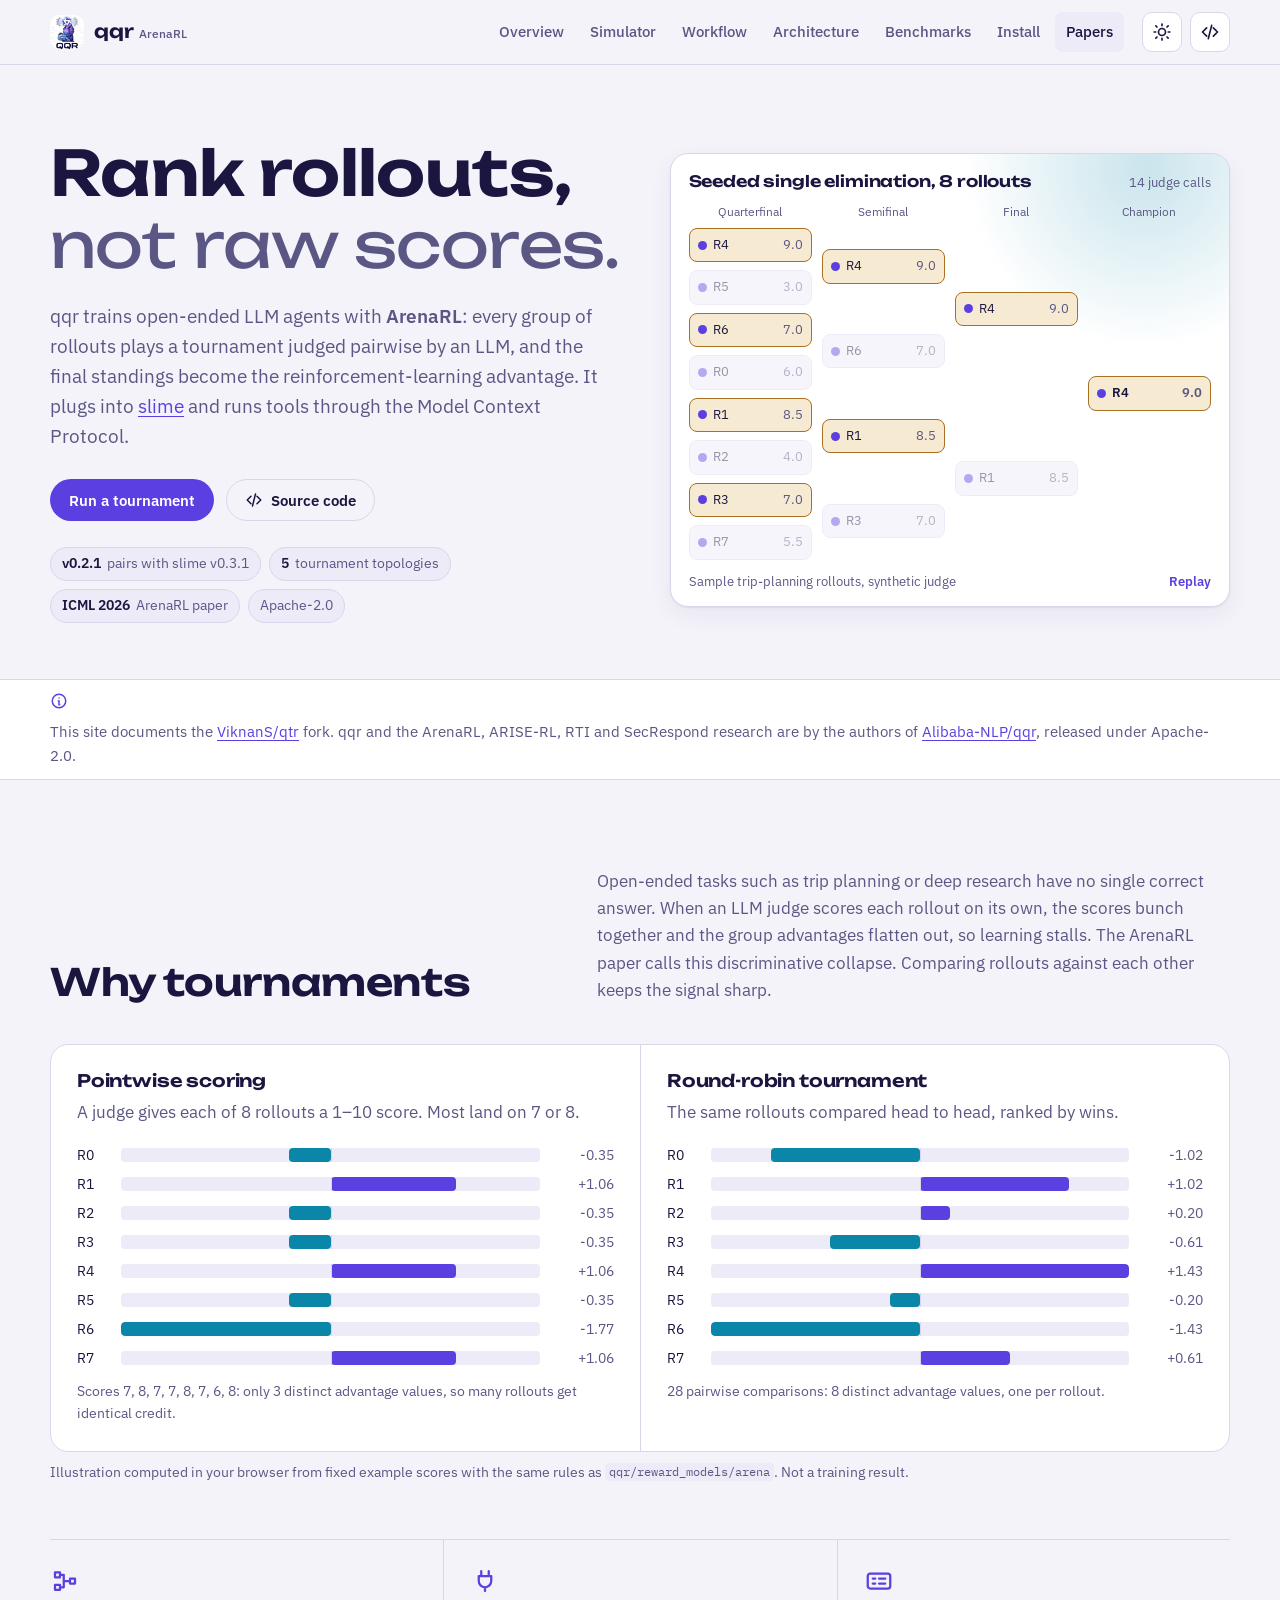
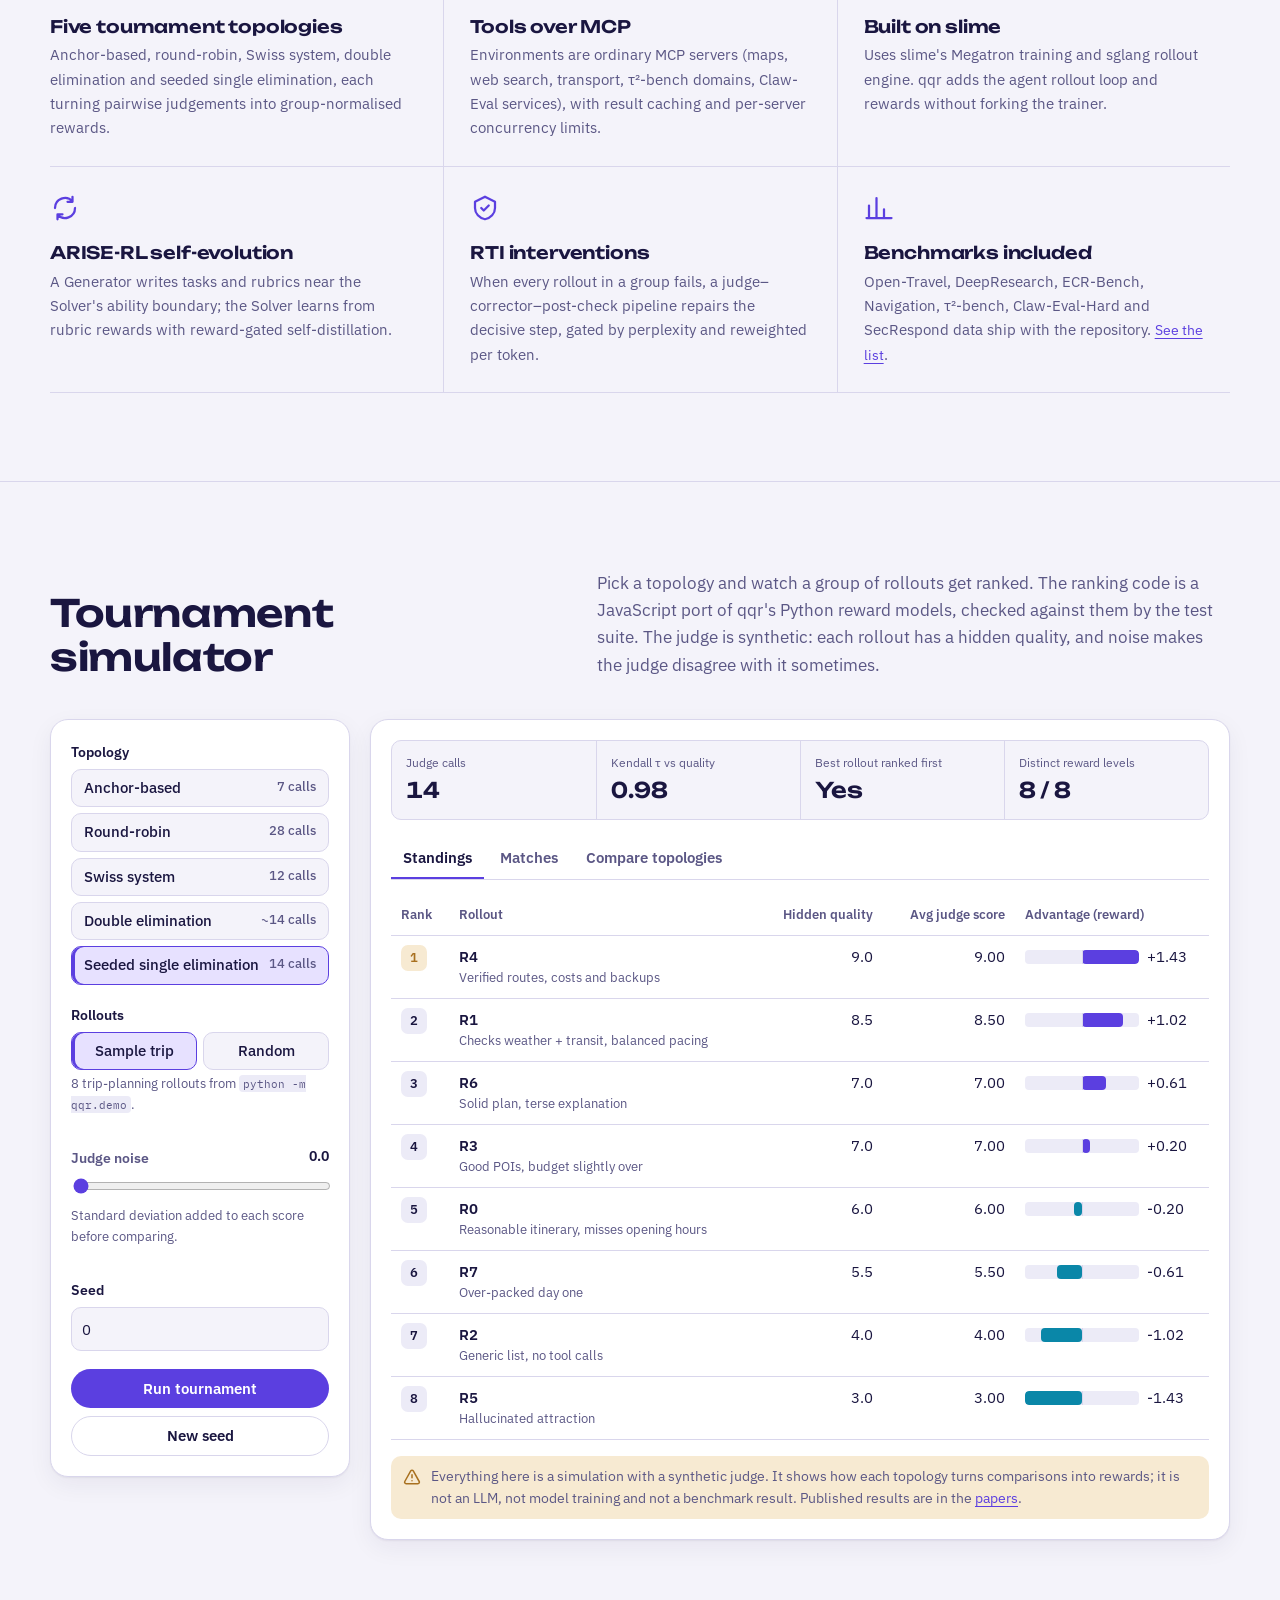
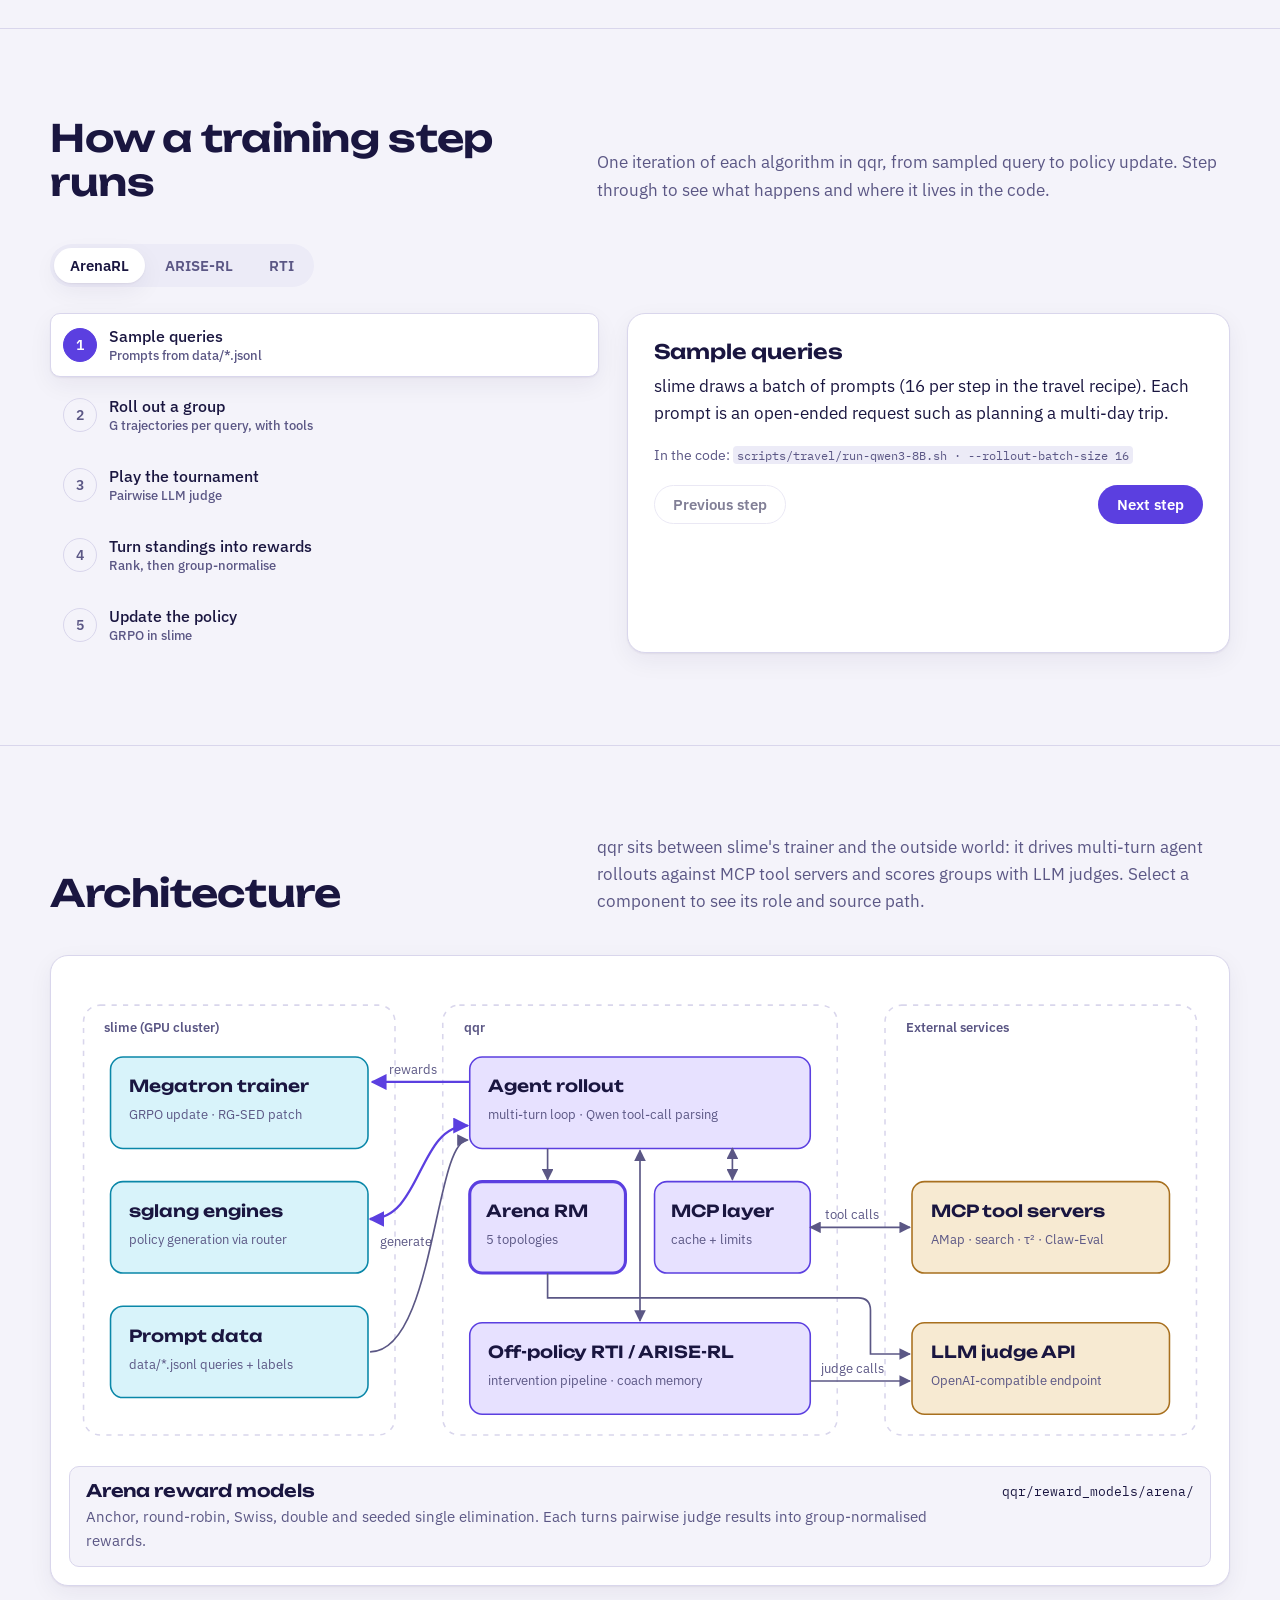
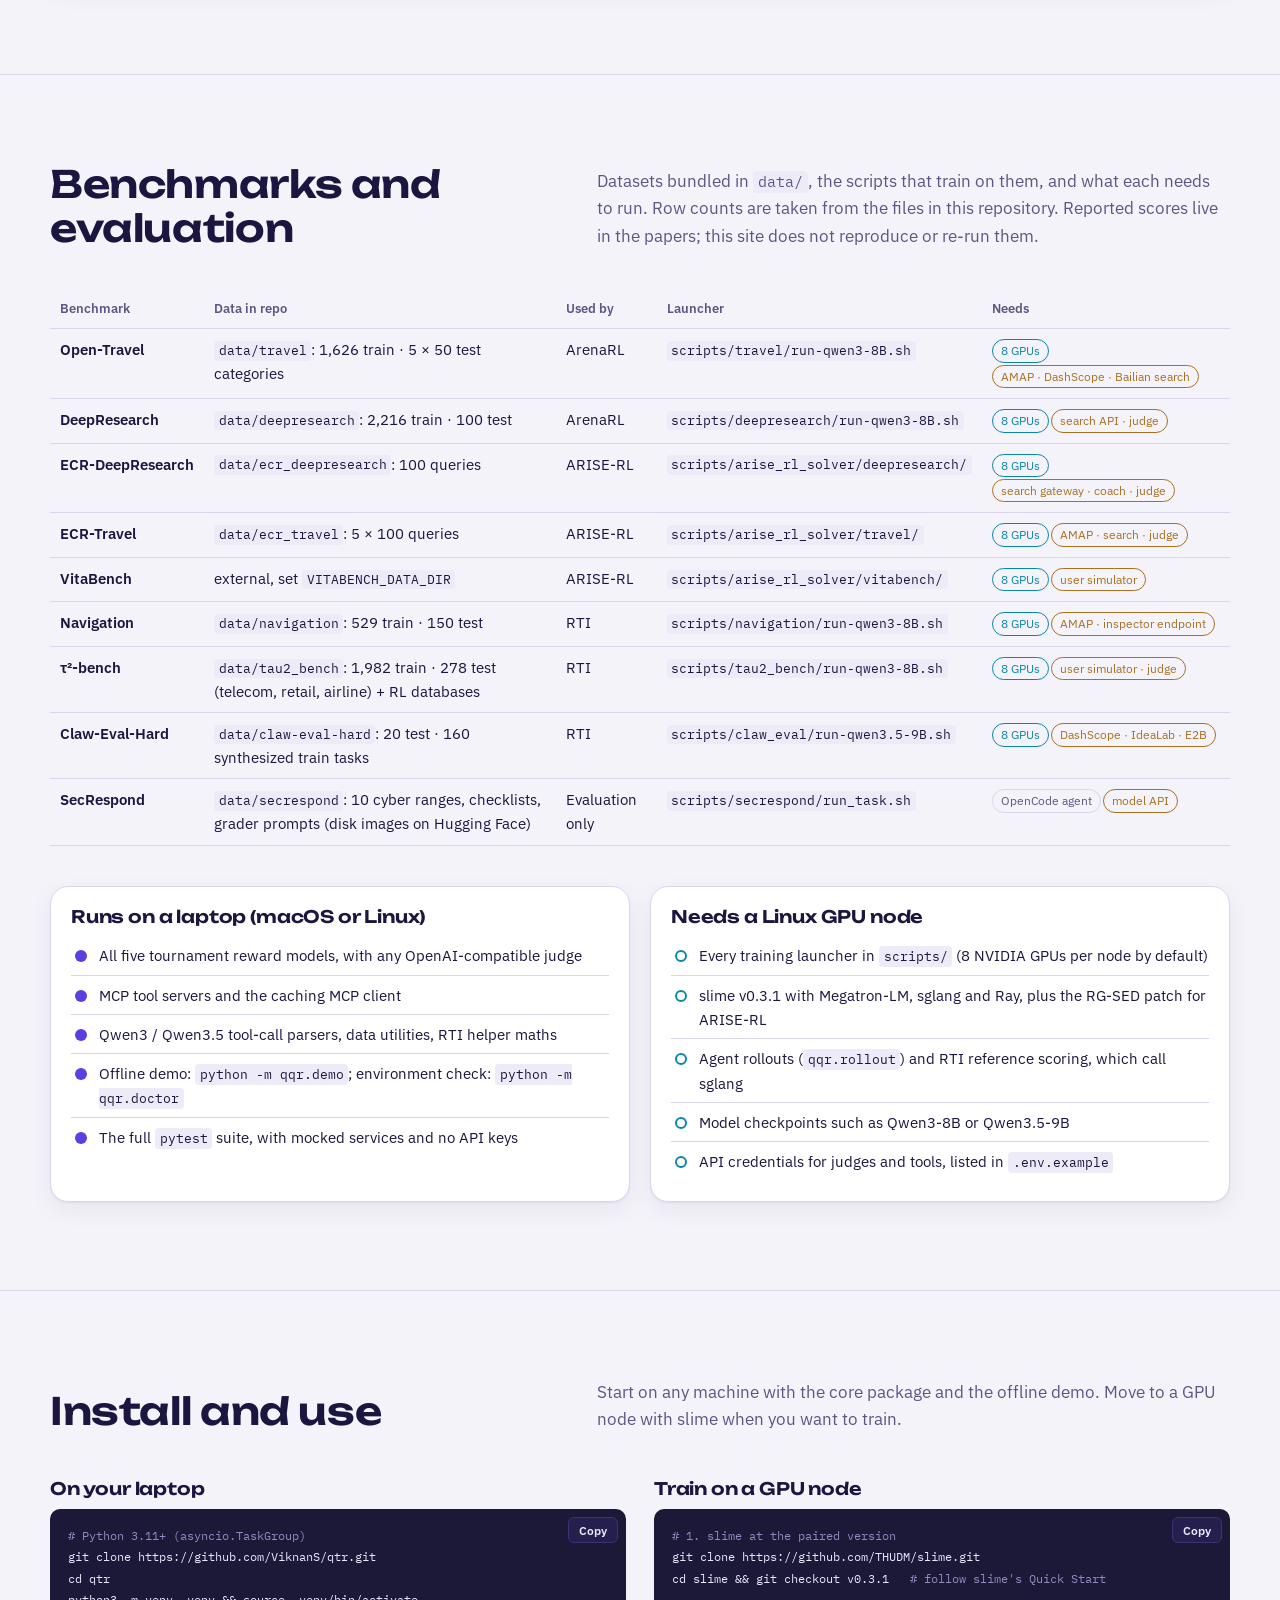
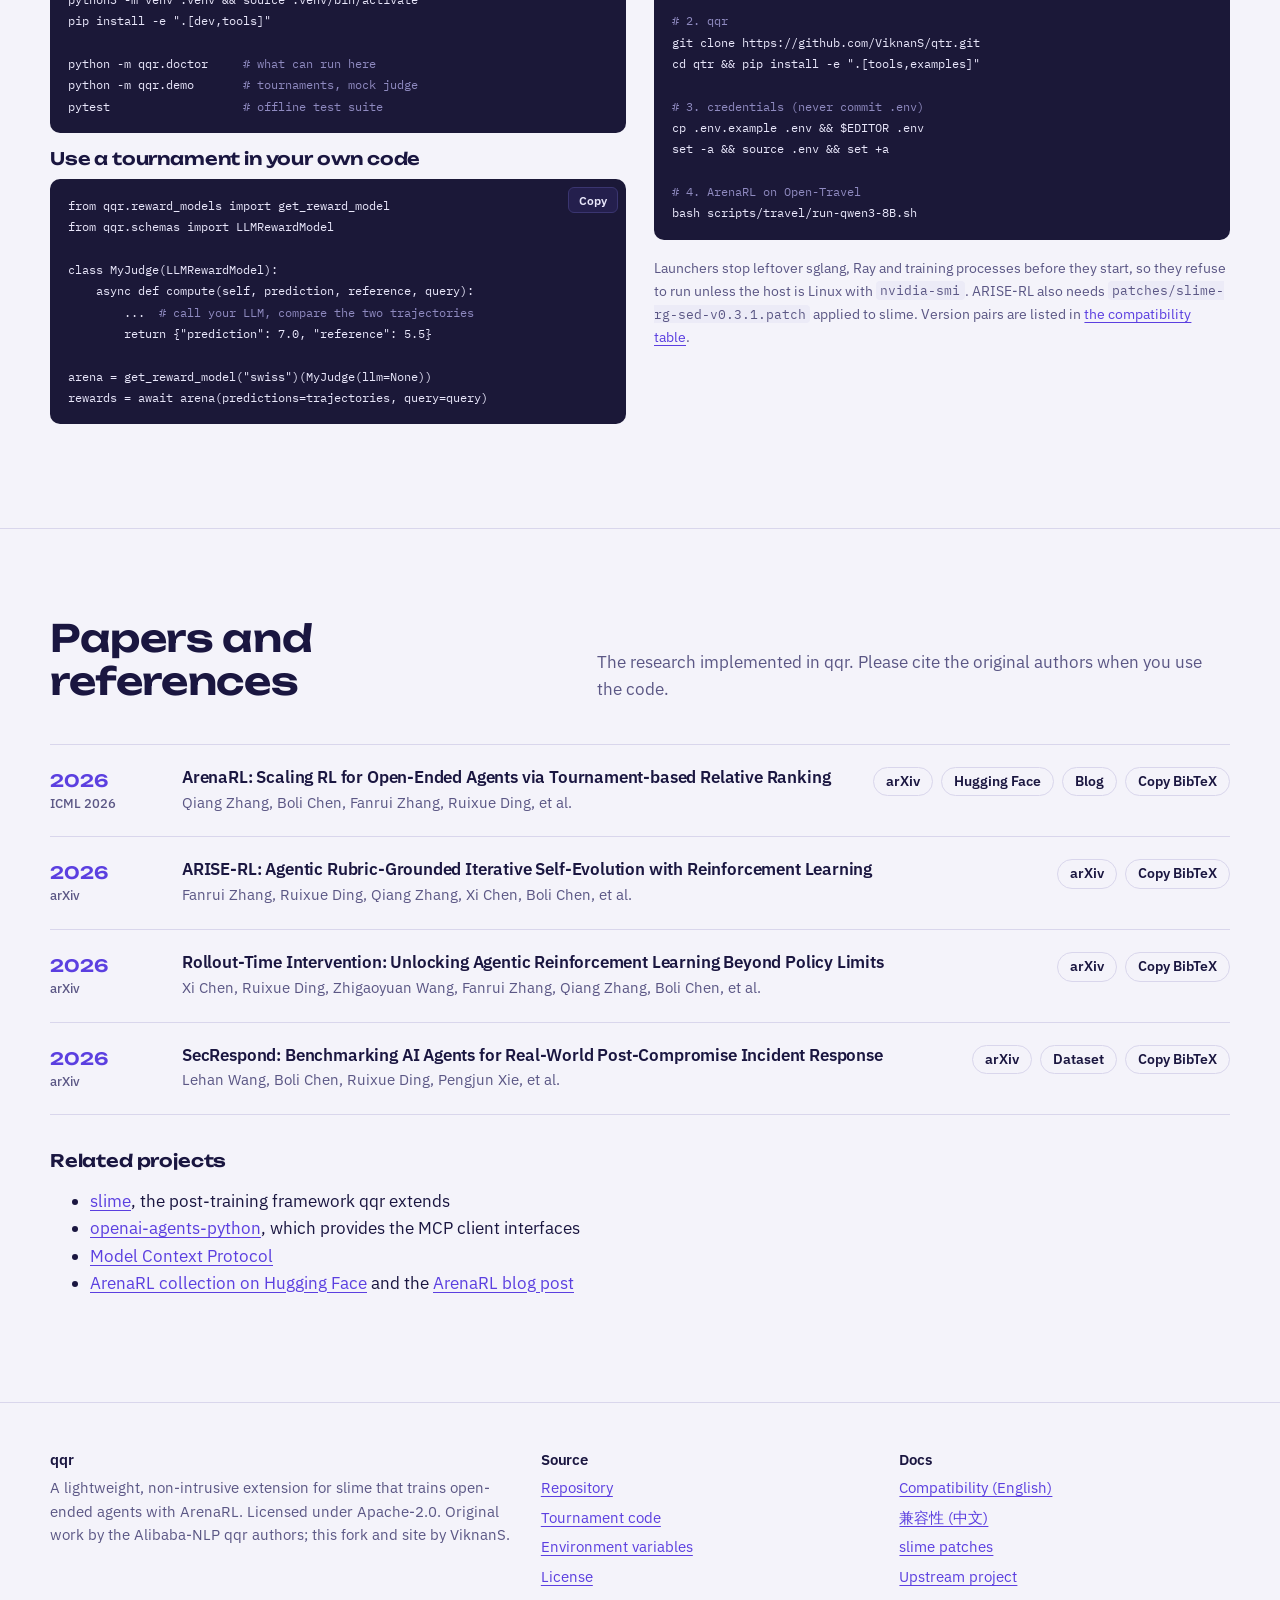
<file: docs/index.html>
<!doctype html>
<html lang="en">
<head>
  <meta charset="utf-8">
  <meta name="viewport" content="width=device-width, initial-scale=1">
  <title>qqr · ArenaRL tournament RL for open-ended agents</title>
  <meta name="description" content="qqr is a lightweight extension for slime that trains open-ended LLM agents with ArenaRL: tournament-based relative ranking, MCP tool environments, ARISE-RL and RTI. Interactive tournament simulator and documentation.">
  <meta name="theme-color" content="#12102a" media="(prefers-color-scheme: dark)">
  <meta name="theme-color" content="#f4f3fa" media="(prefers-color-scheme: light)">
  <link rel="canonical" href="https://viknans.github.io/qtr/">
  <meta property="og:type" content="website">
  <meta property="og:title" content="qqr · ArenaRL">
  <meta property="og:description" content="Tournament-based relative ranking for reinforcement learning of open-ended agents, with an in-browser tournament simulator.">
  <meta property="og:url" content="https://viknans.github.io/qtr/">
  <meta property="og:image" content="https://viknans.github.io/qtr/assets/img/og.jpg">
  <meta name="twitter:card" content="summary_large_image">
  <link rel="icon" type="image/png" href="assets/img/favicon.png">
  <link rel="preload" href="assets/fonts/unbounded-latin-wght-normal.woff2" as="font" type="font/woff2" crossorigin>
  <link rel="stylesheet" href="assets/css/fonts.css">
  <link rel="stylesheet" href="assets/css/site.css">
  <script>
    // apply the saved theme before first paint (no flash)
    try { var t = localStorage.getItem("qqr-theme"); if (t === "light" || t === "dark") document.documentElement.setAttribute("data-theme", t); } catch (e) {}
  </script>
</head>
<body>
<a class="skip" href="#main">Skip to content</a>
<noscript><div class="ns">The interactive simulator needs JavaScript. All documentation below is readable without it.</div></noscript>

<header class="nav">
  <div class="wrap">
    <a class="brand" href="#top" aria-label="qqr home">
      <img src="assets/img/qqr-mark.webp" alt="" width="34" height="34">
      <span>qqr <small>ArenaRL</small></span>
    </a>
    <ul class="nav-links" id="nav-links">
      <li><a href="#overview">Overview</a></li>
      <li><a href="#simulator">Simulator</a></li>
      <li><a href="#workflow">Workflow</a></li>
      <li><a href="#architecture">Architecture</a></li>
      <li><a href="#benchmarks">Benchmarks</a></li>
      <li><a href="#install">Install</a></li>
      <li><a href="#papers">Papers</a></li>
    </ul>
    <div class="nav-actions">
      <button class="icon-btn" id="theme-toggle" type="button" aria-label="Switch colour theme" title="Switch colour theme">
        <svg viewBox="0 0 24 24" fill="none" stroke="currentColor" stroke-width="2" stroke-linecap="round" aria-hidden="true"><circle cx="12" cy="12" r="4.2"/><path d="M12 2.5v2M12 19.5v2M4.6 4.6 6 6M18 18l1.4 1.4M2.5 12h2M19.5 12h2M4.6 19.4 6 18M18 6l1.4-1.4"/></svg>
      </button>
      <a class="icon-btn" href="https://github.com/ViknanS/qtr" aria-label="Source code on GitHub" title="Source code on GitHub">
        <svg viewBox="0 0 24 24" fill="none" stroke="currentColor" stroke-width="2" stroke-linecap="round" stroke-linejoin="round" aria-hidden="true"><path d="m8 7-5 5 5 5M16 7l5 5-5 5M14 4l-4 16"/></svg>
      </a>
      <button class="icon-btn menu-btn" id="menu-btn" type="button" aria-label="Open menu" aria-expanded="false" aria-controls="nav-links">
        <svg viewBox="0 0 24 24" fill="none" stroke="currentColor" stroke-width="2" stroke-linecap="round" aria-hidden="true"><path d="M4 7h16M4 12h16M4 17h16"/></svg>
      </button>
    </div>
  </div>
</header>

<main id="main">
  <!-- ============================================================== HERO -->
  <section class="hero" id="top">
    <div class="wrap">
      <div>
        <h1>Rank rollouts, <span class="line2">not raw scores.</span></h1>
        <p class="lede">qqr trains open-ended LLM agents with <strong>ArenaRL</strong>: every group of rollouts plays a tournament judged pairwise by an LLM, and the final standings become the reinforcement-learning advantage. It plugs into <a href="https://github.com/THUDM/slime">slime</a> and runs tools through the Model Context Protocol.</p>
        <div class="hero-actions">
          <a class="btn btn-primary" href="#simulator">Run a tournament</a>
          <a class="btn btn-ghost" href="https://github.com/ViknanS/qtr">
            <svg viewBox="0 0 24 24" fill="none" stroke="currentColor" stroke-width="2" stroke-linecap="round" stroke-linejoin="round" aria-hidden="true"><path d="m8 7-5 5 5 5M16 7l5 5-5 5M14 4l-4 16"/></svg>
            Source code
          </a>
        </div>
        <div class="hero-meta">
          <span class="chip"><b>v0.2.1</b> pairs with slime v0.3.1</span>
          <span class="chip"><b>5</b> tournament topologies</span>
          <span class="chip"><b>ICML 2026</b> ArenaRL paper</span>
          <span class="chip">Apache-2.0</span>
        </div>
      </div>

      <div class="arena-card" aria-labelledby="hero-bracket-title">
        <header>
          <h3 id="hero-bracket-title">Seeded single elimination, 8 rollouts</h3>
          <span id="hero-calls">0 judge calls</span>
        </header>
        <div class="bracket" id="hero-bracket" role="img" aria-label="Animated tournament bracket for eight sample rollouts"></div>
        <footer>
          <span>Sample trip-planning rollouts, synthetic judge</span>
          <button type="button" id="hero-replay">Replay</button>
        </footer>
      </div>
    </div>
  </section>

  <div class="fork-note">
    <div class="wrap">
      <svg viewBox="0 0 24 24" fill="none" stroke="currentColor" stroke-width="2" stroke-linecap="round" aria-hidden="true"><circle cx="12" cy="12" r="9"/><path d="M12 8v.01M11 12h1v5h1"/></svg>
      <span>This site documents the <a href="https://github.com/ViknanS/qtr">ViknanS/qtr</a> fork. qqr and the ArenaRL, ARISE-RL, RTI and SecRespond research are by the authors of <a href="https://github.com/Alibaba-NLP/qqr">Alibaba-NLP/qqr</a>, released under Apache-2.0.</span>
    </div>
  </div>

  <!-- ========================================================== OVERVIEW -->
  <section class="block" id="overview">
    <div class="wrap">
      <div class="section-head">
        <h2>Why tournaments</h2>
        <p>Open-ended tasks such as trip planning or deep research have no single correct answer. When an LLM judge scores each rollout on its own, the scores bunch together and the group advantages flatten out, so learning stalls. The ArenaRL paper calls this discriminative collapse. Comparing rollouts against each other keeps the signal sharp.</p>
      </div>

      <div class="contrast" id="contrast">
        <div>
          <h3>Pointwise scoring</h3>
          <p class="muted">A judge gives each of 8 rollouts a 1–10 score. Most land on 7 or 8.</p>
          <div class="bars" id="contrast-point"></div>
          <p class="caption" id="contrast-point-cap"></p>
        </div>
        <div>
          <h3>Round-robin tournament</h3>
          <p class="muted">The same rollouts compared head to head, ranked by wins.</p>
          <div class="bars" id="contrast-tour"></div>
          <p class="caption" id="contrast-tour-cap"></p>
        </div>
      </div>
      <p class="muted" style="font-size:.85rem;margin-top:10px">Illustration computed in your browser from fixed example scores with the same rules as <code>qqr/reward_models/arena</code>. Not a training result.</p>

      <div class="features">
        <div class="feature">
          <svg viewBox="0 0 24 24" fill="none" stroke="currentColor" stroke-width="1.8" stroke-linecap="round" stroke-linejoin="round" aria-hidden="true"><path d="M4 5h4v4H4zM4 15h4v4H4zM16 10h4v4h-4zM8 7h3v10H8M11 12h5"/></svg>
          <h3>Five tournament topologies</h3>
          <p>Anchor-based, round-robin, Swiss system, double elimination and seeded single elimination, each turning pairwise judgements into group-normalised rewards.</p>
        </div>
        <div class="feature">
          <svg viewBox="0 0 24 24" fill="none" stroke="currentColor" stroke-width="1.8" stroke-linecap="round" stroke-linejoin="round" aria-hidden="true"><path d="M9 4v4M15 4v4M7 8h10v4a5 5 0 0 1-10 0zM12 17v3"/></svg>
          <h3>Tools over MCP</h3>
          <p>Environments are ordinary MCP servers (maps, web search, transport, τ²-bench domains, Claw-Eval services), with result caching and per-server concurrency limits.</p>
        </div>
        <div class="feature">
          <svg viewBox="0 0 24 24" fill="none" stroke="currentColor" stroke-width="1.8" stroke-linecap="round" stroke-linejoin="round" aria-hidden="true"><rect x="3" y="6" width="18" height="12" rx="2"/><path d="M7 10h2M7 14h2M12 10h5M12 14h5"/></svg>
          <h3>Built on slime</h3>
          <p>Uses slime's Megatron training and sglang rollout engine. qqr adds the agent rollout loop and rewards without forking the trainer.</p>
        </div>
        <div class="feature">
          <svg viewBox="0 0 24 24" fill="none" stroke="currentColor" stroke-width="1.8" stroke-linecap="round" stroke-linejoin="round" aria-hidden="true"><path d="M4 12a8 8 0 0 1 14-5.3M20 12a8 8 0 0 1-14 5.3M18 3v4h-4M6 21v-4h4"/></svg>
          <h3>ARISE-RL self-evolution</h3>
          <p>A Generator writes tasks and rubrics near the Solver's ability boundary; the Solver learns from rubric rewards with reward-gated self-distillation.</p>
        </div>
        <div class="feature">
          <svg viewBox="0 0 24 24" fill="none" stroke="currentColor" stroke-width="1.8" stroke-linecap="round" stroke-linejoin="round" aria-hidden="true"><path d="M12 3 4 7v5c0 4.5 3.4 8.2 8 9 4.6-.8 8-4.5 8-9V7z"/><path d="m9 12 2 2 4-4"/></svg>
          <h3>RTI interventions</h3>
          <p>When every rollout in a group fails, a judge–corrector–post-check pipeline repairs the decisive step, gated by perplexity and reweighted per token.</p>
        </div>
        <div class="feature">
          <svg viewBox="0 0 24 24" fill="none" stroke="currentColor" stroke-width="1.8" stroke-linecap="round" stroke-linejoin="round" aria-hidden="true"><path d="M4 20V10M10 20V4M16 20v-7M22 20H2"/></svg>
          <h3>Benchmarks included</h3>
          <p>Open-Travel, DeepResearch, ECR-Bench, Navigation, τ²-bench, Claw-Eval-Hard and SecRespond data ship with the repository. <a href="#benchmarks">See the list</a>.</p>
        </div>
      </div>
    </div>
  </section>

  <!-- ========================================================= SIMULATOR -->
  <section class="block" id="simulator">
    <div class="wrap">
      <div class="section-head">
        <h2>Tournament simulator</h2>
        <p>Pick a topology and watch a group of rollouts get ranked. The ranking code is a JavaScript port of qqr's Python reward models, checked against them by the test suite. The judge is synthetic: each rollout has a hidden quality, and noise makes the judge disagree with it sometimes.</p>
      </div>

      <div class="sim">
        <form class="panel controls" id="sim-controls" onsubmit="return false">
          <div class="field">
            <span class="label" id="method-label">Topology</span>
            <div class="seg" id="method-seg" role="group" aria-labelledby="method-label"></div>
          </div>
          <div class="field">
            <span class="label" id="data-label">Rollouts</span>
            <div class="seg inline" role="group" aria-labelledby="data-label" id="data-seg">
              <button type="button" data-data="sample" aria-pressed="true">Sample trip</button>
              <button type="button" data-data="random" aria-pressed="false">Random</button>
            </div>
            <p class="hint" id="data-hint">8 trip-planning rollouts from <code>python -m qqr.demo</code>.</p>
          </div>
          <div class="field" id="size-field" hidden>
            <div class="range-row"><label for="group-size">Group size</label><output id="group-size-out" for="group-size">8</output></div>
            <input type="range" id="group-size" min="2" max="16" step="1" value="8">
          </div>
          <div class="field">
            <div class="range-row"><label for="noise">Judge noise</label><output id="noise-out" for="noise">0.0</output></div>
            <input type="range" id="noise" min="0" max="3" step="0.1" value="0">
            <p class="hint">Standard deviation added to each score before comparing.</p>
          </div>
          <div class="field">
            <label for="seed">Seed</label>
            <input type="number" id="seed" min="0" max="999999" step="1" value="0" inputmode="numeric">
          </div>
          <div class="control-actions">
            <button type="button" class="btn btn-primary" id="run-btn">Run tournament</button>
            <button type="button" class="btn btn-ghost" id="reseed-btn">New seed</button>
          </div>
        </form>

        <div class="panel">
          <div class="kpis" aria-live="polite">
            <div class="kpi"><div class="k">Judge calls</div><div class="v" id="kpi-calls">–</div></div>
            <div class="kpi"><div class="k">Kendall τ vs quality</div><div class="v" id="kpi-tau">–</div></div>
            <div class="kpi"><div class="k">Best rollout ranked first</div><div class="v" id="kpi-top">–</div></div>
            <div class="kpi"><div class="k">Advantage spread</div><div class="v" id="kpi-spread">–</div></div>
          </div>

          <div class="tabs" role="tablist" aria-label="Simulator views">
            <button role="tab" id="tab-standings" aria-controls="panel-standings" aria-selected="true">Standings</button>
            <button role="tab" id="tab-matches" aria-controls="panel-matches" aria-selected="false" tabindex="-1">Matches</button>
            <button role="tab" id="tab-compare" aria-controls="panel-compare" aria-selected="false" tabindex="-1">Compare topologies</button>
          </div>

          <div class="tabpanel" id="panel-standings" role="tabpanel" aria-labelledby="tab-standings">
            <div class="table-scroll">
              <table id="standings">
                <thead><tr><th>Rank</th><th>Rollout</th><th class="num">Hidden quality</th><th class="num" id="score-col">Score</th><th>Advantage (reward)</th></tr></thead>
                <tbody></tbody>
              </table>
            </div>
          </div>
          <div class="tabpanel viz" id="panel-matches" role="tabpanel" aria-labelledby="tab-matches" hidden></div>
          <div class="tabpanel" id="panel-compare" role="tabpanel" aria-labelledby="tab-compare" hidden>
            <p class="muted" style="font-size:.92rem">Runs every topology on <span id="cmp-trials">300</span> random groups of the chosen size and noise, then reports how well each final ranking agrees with the hidden quality, and what it costs in judge calls.</p>
            <button type="button" class="btn btn-ghost" id="compare-btn">Run comparison</button>
            <div id="compare-out" style="margin-top:18px"></div>
          </div>

          <div class="honesty">
            <svg viewBox="0 0 24 24" fill="none" stroke="currentColor" stroke-width="2" stroke-linecap="round" aria-hidden="true"><path d="M12 9v4M12 17h.01M10.3 3.9 2.4 18a2 2 0 0 0 1.7 3h15.8a2 2 0 0 0 1.7-3L13.7 3.9a2 2 0 0 0-3.4 0z"/></svg>
            <span>Everything here is a simulation with a synthetic judge. It shows how each topology turns comparisons into rewards; it is not an LLM, not model training and not a benchmark result. Published results are in the <a href="#papers">papers</a>.</span>
          </div>
        </div>
      </div>
    </div>
  </section>

  <!-- ========================================================== WORKFLOW -->
  <section class="block" id="workflow">
    <div class="wrap">
      <div class="section-head">
        <h2>How a training step runs</h2>
        <p>One iteration of each algorithm in qqr, from sampled query to policy update. Step through to see what happens and where it lives in the code.</p>
      </div>
      <div class="flow-tabs" role="tablist" aria-label="Algorithm" id="flow-tabs">
        <button role="tab" aria-selected="true" data-flow="arena">ArenaRL</button>
        <button role="tab" aria-selected="false" data-flow="arise" tabindex="-1">ARISE-RL</button>
        <button role="tab" aria-selected="false" data-flow="rti" tabindex="-1">RTI</button>
      </div>
      <div class="flow">
        <ol class="steps" id="flow-steps"></ol>
        <div class="step-detail" id="flow-detail" aria-live="polite"></div>
      </div>
    </div>
  </section>

  <!-- ====================================================== ARCHITECTURE -->
  <section class="block" id="architecture">
    <div class="wrap">
      <div class="section-head">
        <h2>Architecture</h2>
        <p>qqr sits between slime's trainer and the outside world: it drives multi-turn agent rollouts against MCP tool servers and scores groups with LLM judges. Select a component to see its role and source path.</p>
      </div>
      <div class="arch">
        <svg class="arch-desktop" viewBox="0 0 1100 460" role="group" aria-label="qqr architecture diagram">
          <defs>
            <marker id="arrow" viewBox="0 0 10 10" refX="9" refY="5" markerWidth="7" markerHeight="7" orient="auto-start-reverse"><path d="M0 0 10 5 0 10z" fill="context-stroke"/></marker>
          </defs>
          <rect class="zone" x="14" y="30" width="300" height="414" rx="16"/>
          <text class="t-zone" x="34" y="56">slime (GPU cluster)</text>
          <rect class="zone" x="360" y="30" width="380" height="414" rx="16"/>
          <text class="t-zone" x="380" y="56">qqr</text>
          <rect class="zone" x="786" y="30" width="300" height="414" rx="16"/>
          <text class="t-zone" x="806" y="56">External services</text>

          <g class="node" data-node="trainer" tabindex="0"><rect class="box slime" x="40" y="80" width="248" height="88" rx="12"/><text class="t-title" x="58" y="114">Megatron trainer</text><text class="t-sub" x="58" y="140">GRPO update · RG-SED patch</text></g>
          <g class="node" data-node="sglang" tabindex="0"><rect class="box slime" x="40" y="200" width="248" height="88" rx="12"/><text class="t-title" x="58" y="234">sglang engines</text><text class="t-sub" x="58" y="260">policy generation via router</text></g>
          <g class="node" data-node="data" tabindex="0"><rect class="box slime" x="40" y="320" width="248" height="88" rx="12"/><text class="t-title" x="58" y="354">Prompt data</text><text class="t-sub" x="58" y="380">data/*.jsonl queries + labels</text></g>

          <g class="node" data-node="rollout" tabindex="0"><rect class="box qqr" x="386" y="80" width="328" height="88" rx="12"/><text class="t-title" x="404" y="114">Agent rollout</text><text class="t-sub" x="404" y="140">multi-turn loop · Qwen tool-call parsing</text></g>
          <g class="node" data-node="arena" tabindex="0"><rect class="box qqr" x="386" y="200" width="150" height="88" rx="12"/><text class="t-title" x="402" y="234">Arena RM</text><text class="t-sub" x="402" y="260">5 topologies</text></g>
          <g class="node" data-node="mcp" tabindex="0"><rect class="box qqr" x="564" y="200" width="150" height="88" rx="12"/><text class="t-title" x="580" y="234">MCP layer</text><text class="t-sub" x="580" y="260">cache + limits</text></g>
          <g class="node" data-node="rti" tabindex="0"><rect class="box qqr" x="386" y="336" width="328" height="88" rx="12"/><text class="t-title" x="404" y="370">Off-policy RTI / ARISE-RL</text><text class="t-sub" x="404" y="396">intervention pipeline · coach memory</text></g>

          <g class="node" data-node="tools" tabindex="0"><rect class="box ext" x="812" y="200" width="248" height="88" rx="12"/><text class="t-title" x="830" y="234">MCP tool servers</text><text class="t-sub" x="830" y="260">AMap · search · τ² · Claw-Eval</text></g>
          <g class="node" data-node="judge" tabindex="0"><rect class="box ext" x="812" y="336" width="248" height="88" rx="12"/><text class="t-title" x="830" y="370">LLM judge API</text><text class="t-sub" x="830" y="396">OpenAI-compatible endpoint</text></g>

          <!-- rollout -> trainer: scored samples -->
          <path class="wire hot" d="M386 104 H 292"/>
          <text class="t-sub" x="308" y="96">rewards</text>
          <!-- rollout <-> sglang: generation -->
          <path class="wire hot" d="M290 236 C 340 236, 336 146, 384 146" marker-start="url(#arrow)"/>
          <text class="t-sub" x="300" y="262">generate</text>
          <!-- data -> rollout -->
          <path class="wire" d="M290 364 C 352 364, 352 160, 384 160"/>
          <!-- rollout -> arena / mcp -->
          <path class="wire" d="M461 168 V 198"/>
          <path class="wire" d="M639 168 V 198" marker-start="url(#arrow)"/>
          <!-- rollout <-> RTI through the gap -->
          <path class="wire" d="M550 334 V 170" marker-start="url(#arrow)"/>
          <!-- mcp -> tools -->
          <path class="wire" d="M714 244 H 810" marker-start="url(#arrow)"/>
          <text class="t-sub" x="728" y="236">tool calls</text>
          <!-- arena -> judge (routed under the row) -->
          <path class="wire" d="M461 288 V 312 H 760 Q 772 312 772 324 V 366 H 810"/>
          <!-- rti -> judge -->
          <path class="wire" d="M714 392 H 810"/>
          <text class="t-sub" x="724" y="384">judge calls</text>
        </svg>
        <div class="arch-mobile" id="arch-mobile" role="list" aria-label="qqr components"></div>
        <div class="arch-info" id="arch-info" aria-live="polite"></div>
      </div>
    </div>
  </section>

  <!-- ======================================================== BENCHMARKS -->
  <section class="block" id="benchmarks">
    <div class="wrap">
      <div class="section-head">
        <h2>Benchmarks and evaluation</h2>
        <p>Datasets bundled in <code>data/</code>, the scripts that train on them, and what each needs to run. Row counts are taken from the files in this repository. Reported scores live in the papers; this site does not reproduce or re-run them.</p>
      </div>
      <div class="table-scroll">
        <table class="bench">
          <thead><tr><th>Benchmark</th><th>Data in repo</th><th>Used by</th><th>Launcher</th><th>Needs</th></tr></thead>
          <tbody>
            <tr><td>Open-Travel</td><td><code>data/travel</code>: 1,626 train · 5 × 50 test categories</td><td>ArenaRL</td><td><code>scripts/travel/run-qwen3-8B.sh</code></td><td><span class="tag gpu">8 GPUs</span><span class="tag key">AMAP · DashScope · Bailian search</span></td></tr>
            <tr><td>DeepResearch</td><td><code>data/deepresearch</code>: 2,216 train · 100 test</td><td>ArenaRL</td><td><code>scripts/deepresearch/run-qwen3-8B.sh</code></td><td><span class="tag gpu">8 GPUs</span><span class="tag key">search API · judge</span></td></tr>
            <tr><td>ECR-DeepResearch</td><td><code>data/ecr_deepresearch</code>: 100 queries</td><td>ARISE-RL</td><td><code>scripts/arise_rl_solver/deepresearch/</code></td><td><span class="tag gpu">8 GPUs</span><span class="tag key">search gateway · coach · judge</span></td></tr>
            <tr><td>ECR-Travel</td><td><code>data/ecr_travel</code>: 5 × 100 queries</td><td>ARISE-RL</td><td><code>scripts/arise_rl_solver/travel/</code></td><td><span class="tag gpu">8 GPUs</span><span class="tag key">AMAP · search · judge</span></td></tr>
            <tr><td>VitaBench</td><td>external, set <code>VITABENCH_DATA_DIR</code></td><td>ARISE-RL</td><td><code>scripts/arise_rl_solver/vitabench/</code></td><td><span class="tag gpu">8 GPUs</span><span class="tag key">user simulator</span></td></tr>
            <tr><td>Navigation</td><td><code>data/navigation</code>: 529 train · 150 test</td><td>RTI</td><td><code>scripts/navigation/run-qwen3-8B.sh</code></td><td><span class="tag gpu">8 GPUs</span><span class="tag key">AMAP · inspector endpoint</span></td></tr>
            <tr><td>τ²-bench</td><td><code>data/tau2_bench</code>: 1,982 train · 278 test (telecom, retail, airline) + RL databases</td><td>RTI</td><td><code>scripts/tau2_bench/run-qwen3-8B.sh</code></td><td><span class="tag gpu">8 GPUs</span><span class="tag key">user simulator · judge</span></td></tr>
            <tr><td>Claw-Eval-Hard</td><td><code>data/claw-eval-hard</code>: 20 test · 160 synthesized train tasks</td><td>RTI</td><td><code>scripts/claw_eval/run-qwen3.5-9B.sh</code></td><td><span class="tag gpu">8 GPUs</span><span class="tag key">DashScope · IdeaLab · E2B</span></td></tr>
            <tr><td>SecRespond</td><td><code>data/secrespond</code>: 10 cyber ranges, checklists, grader prompts (disk images on Hugging Face)</td><td>Evaluation only</td><td><code>scripts/secrespond/run_task.sh</code></td><td><span class="tag">OpenCode agent</span><span class="tag key">model API</span></td></tr>
          </tbody>
        </table>
      </div>

      <div class="support">
        <div class="panel yes">
          <h3>Runs on a laptop (macOS or Linux)</h3>
          <ul>
            <li>All five tournament reward models, with any OpenAI-compatible judge</li>
            <li>MCP tool servers and the caching MCP client</li>
            <li>Qwen3 / Qwen3.5 tool-call parsers, data utilities, RTI helper maths</li>
            <li>Offline demo: <code>python -m qqr.demo</code>; environment check: <code>python -m qqr.doctor</code></li>
            <li>The full <code>pytest</code> suite, with mocked services and no API keys</li>
          </ul>
        </div>
        <div class="panel no">
          <h3>Needs a Linux GPU node</h3>
          <ul>
            <li>Every training launcher in <code>scripts/</code> (8 NVIDIA GPUs per node by default)</li>
            <li>slime v0.3.1 with Megatron-LM, sglang and Ray, plus the RG-SED patch for ARISE-RL</li>
            <li>Agent rollouts (<code>qqr.rollout</code>) and RTI reference scoring, which call sglang</li>
            <li>Model checkpoints such as Qwen3-8B or Qwen3.5-9B</li>
            <li>API credentials for judges and tools, listed in <code>.env.example</code></li>
          </ul>
        </div>
      </div>
    </div>
  </section>

  <!-- =========================================================== INSTALL -->
  <section class="block" id="install">
    <div class="wrap">
      <div class="section-head">
        <h2>Install and use</h2>
        <p>Start on any machine with the core package and the offline demo. Move to a GPU node with slime when you want to train.</p>
      </div>
      <div class="install-grid">
        <div>
          <h3>On your laptop</h3>
          <div class="code"><button class="copy" type="button">Copy</button><pre><code><span class="cm"># Python 3.11+ (asyncio.TaskGroup)</span>
git clone https://github.com/ViknanS/qtr.git
cd qtr
python3 -m venv .venv && source .venv/bin/activate
pip install -e ".[dev,tools]"

python -m qqr.doctor     <span class="cm"># what can run here</span>
python -m qqr.demo       <span class="cm"># tournaments, mock judge</span>
pytest                   <span class="cm"># offline test suite</span></code></pre></div>

          <h3>Use a tournament in your own code</h3>
          <div class="code"><button class="copy" type="button">Copy</button><pre><code>from qqr.reward_models import get_reward_model
from qqr.schemas import LLMRewardModel

class MyJudge(LLMRewardModel):
    async def compute(self, prediction, reference, query):
        ...  <span class="cm"># call your LLM, compare the two trajectories</span>
        return {"prediction": 7.0, "reference": 5.5}

arena = get_reward_model("swiss")(MyJudge(llm=None))
rewards = await arena(predictions=trajectories, query=query)</code></pre></div>
        </div>
        <div>
          <h3>Train on a GPU node</h3>
          <div class="code"><button class="copy" type="button">Copy</button><pre><code><span class="cm"># 1. slime at the paired version</span>
git clone https://github.com/THUDM/slime.git
cd slime && git checkout v0.3.1   <span class="cm"># follow slime's Quick Start</span>

<span class="cm"># 2. qqr</span>
git clone https://github.com/ViknanS/qtr.git
cd qtr && pip install -e ".[tools,examples]"

<span class="cm"># 3. credentials (never commit .env)</span>
cp .env.example .env && $EDITOR .env
set -a && source .env && set +a

<span class="cm"># 4. ArenaRL on Open-Travel</span>
bash scripts/travel/run-qwen3-8B.sh</code></pre></div>
          <p class="muted" style="font-size:.9rem">Launchers stop leftover sglang, Ray and training processes before they start, so they refuse to run unless the host is Linux with <code>nvidia-smi</code>. ARISE-RL also needs <code>patches/slime-rg-sed-v0.3.1.patch</code> applied to slime. Version pairs are listed in <a href="https://github.com/ViknanS/qtr/blob/main/docs/en/get_started/compatibility.md">the compatibility table</a>.</p>
        </div>
      </div>
    </div>
  </section>

  <!-- ============================================================ PAPERS -->
  <section class="block" id="papers">
    <div class="wrap">
      <div class="section-head">
        <h2>Papers and references</h2>
        <p>The research implemented in qqr. Please cite the original authors when you use the code.</p>
      </div>
      <div class="papers" id="papers-list"></div>
      <h3 style="margin:36px 0 10px">Related projects</h3>
      <ul class="prose">
        <li><a href="https://github.com/THUDM/slime">slime</a>, the post-training framework qqr extends</li>
        <li><a href="https://github.com/openai/openai-agents-python">openai-agents-python</a>, which provides the MCP client interfaces</li>
        <li><a href="https://modelcontextprotocol.io">Model Context Protocol</a></li>
        <li><a href="https://huggingface.co/collections/Alibaba-NLP/arenarl">ArenaRL collection on Hugging Face</a> and the <a href="https://tongyi-agent.github.io/blog/arenarl/">ArenaRL blog post</a></li>
      </ul>
    </div>
  </section>
</main>

<footer class="site">
  <div class="wrap">
    <div>
      <h3>qqr</h3>
      <p>A lightweight, non-intrusive extension for slime that trains open-ended agents with ArenaRL. Licensed under Apache-2.0. Original work by the Alibaba-NLP qqr authors; this fork and site by ViknanS.</p>
    </div>
    <div>
      <h3>Source</h3>
      <ul>
        <li><a href="https://github.com/ViknanS/qtr">Repository</a></li>
        <li><a href="https://github.com/ViknanS/qtr/tree/main/qqr/reward_models/arena">Tournament code</a></li>
        <li><a href="https://github.com/ViknanS/qtr/blob/main/.env.example">Environment variables</a></li>
        <li><a href="https://github.com/ViknanS/qtr/blob/main/LICENSE">License</a></li>
      </ul>
    </div>
    <div>
      <h3>Docs</h3>
      <ul>
        <li><a href="https://github.com/ViknanS/qtr/blob/main/docs/en/get_started/compatibility.md">Compatibility (English)</a></li>
        <li><a href="https://github.com/ViknanS/qtr/blob/main/docs/zh/get_started/compatibility.md">兼容性 (中文)</a></li>
        <li><a href="https://github.com/ViknanS/qtr/blob/main/patches/README.md">slime patches</a></li>
        <li><a href="https://github.com/Alibaba-NLP/qqr">Upstream project</a></li>
      </ul>
    </div>
  </div>
</footer>

<div class="toast" id="toast" role="status" aria-live="polite"></div>
<script src="assets/js/arena.js"></script>
<script src="assets/js/app.js"></script>
</body>
</html>
</file>
<file: docs/assets/css/fonts.css>
/* Self-hosted fonts (SIL Open Font License 1.1, see assets/fonts/OFL-*.txt).
   Files from the @fontsource npm packages; no third-party requests at runtime. */
@font-face {
  font-family: "Unbounded";
  font-style: normal;
  font-display: swap;
  font-weight: 200 900;
  src: url("../fonts/unbounded-latin-wght-normal.woff2") format("woff2-variations"), url("../fonts/unbounded-latin-wght-normal.woff2") format("woff2");
  unicode-range: U+0000-00FF, U+0131, U+0152-0153, U+02BB-02BC, U+02C6, U+02DA, U+02DC, U+0304, U+0308, U+0329, U+2000-206F, U+20AC, U+2122, U+2191, U+2193, U+2212, U+2215, U+FEFF, U+FFFD;
}
@font-face { font-family: "IBM Plex Sans"; font-style: normal; font-weight: 400; font-display: swap; src: url("../fonts/ibm-plex-sans-latin-400-normal.woff2") format("woff2"); unicode-range: U+0000-00FF, U+0131, U+0152-0153, U+02BB-02BC, U+02C6, U+02DA, U+02DC, U+0304, U+0308, U+0329, U+2000-206F, U+20AC, U+2122, U+2191, U+2193, U+2212, U+2215, U+FEFF, U+FFFD; }
@font-face { font-family: "IBM Plex Sans"; font-style: italic; font-weight: 400; font-display: swap; src: url("../fonts/ibm-plex-sans-latin-400-italic.woff2") format("woff2"); unicode-range: U+0000-00FF, U+0131, U+0152-0153, U+02BB-02BC, U+02C6, U+02DA, U+02DC, U+0304, U+0308, U+0329, U+2000-206F, U+20AC, U+2122, U+2191, U+2193, U+2212, U+2215, U+FEFF, U+FFFD; }
@font-face { font-family: "IBM Plex Sans"; font-style: normal; font-weight: 500; font-display: swap; src: url("../fonts/ibm-plex-sans-latin-500-normal.woff2") format("woff2"); unicode-range: U+0000-00FF, U+0131, U+0152-0153, U+02BB-02BC, U+02C6, U+02DA, U+02DC, U+0304, U+0308, U+0329, U+2000-206F, U+20AC, U+2122, U+2191, U+2193, U+2212, U+2215, U+FEFF, U+FFFD; }
@font-face { font-family: "IBM Plex Sans"; font-style: normal; font-weight: 600; font-display: swap; src: url("../fonts/ibm-plex-sans-latin-600-normal.woff2") format("woff2"); unicode-range: U+0000-00FF, U+0131, U+0152-0153, U+02BB-02BC, U+02C6, U+02DA, U+02DC, U+0304, U+0308, U+0329, U+2000-206F, U+20AC, U+2122, U+2191, U+2193, U+2212, U+2215, U+FEFF, U+FFFD; }
@font-face { font-family: "IBM Plex Sans"; font-style: normal; font-weight: 400; font-display: swap; src: url("../fonts/ibm-plex-sans-greek-400-normal.woff2") format("woff2"); unicode-range: U+0370-0377, U+037A-037F, U+0384-038A, U+038C, U+038E-03A1, U+03A3-03FF; }
@font-face { font-family: "IBM Plex Sans"; font-style: normal; font-weight: 600; font-display: swap; src: url("../fonts/ibm-plex-sans-greek-600-normal.woff2") format("woff2"); unicode-range: U+0370-0377, U+037A-037F, U+0384-038A, U+038C, U+038E-03A1, U+03A3-03FF; }
@font-face { font-family: "IBM Plex Mono"; font-style: normal; font-weight: 400; font-display: swap; src: url("../fonts/ibm-plex-mono-latin-400-normal.woff2") format("woff2"); unicode-range: U+0000-00FF, U+0131, U+0152-0153, U+02BB-02BC, U+02C6, U+02DA, U+02DC, U+0304, U+0308, U+0329, U+2000-206F, U+20AC, U+2122, U+2191, U+2193, U+2212, U+2215, U+FEFF, U+FFFD; }
</file>
<file: docs/assets/css/site.css>
/* qqr / ArenaRL project site ------------------------------------------------
   Palette drawn from the qqr logo: indigo night, arena violet, orb cyan and
   the sand of the colosseum floor (used only for winners). */

:root {
  --bg: #f4f3fa;
  --surface: #ffffff;
  --raised: #ecebf7;
  --line: #d9d6ec;
  --ink: #1a1640;
  --muted: #5b5785;
  --violet: #5b3fe0;
  --violet-soft: #e7e1ff;
  --cyan: #0a87a8;
  --cyan-soft: #d8f3fa;
  --sand: #a8701f;
  --sand-soft: #f7ead2;
  --danger: #b4334a;
  --code-bg: #1b1838;
  --code-ink: #e9e7fb;
  --shadow: 0 1px 2px rgba(26, 22, 64, 0.06), 0 8px 24px rgba(26, 22, 64, 0.06);
  --radius-lg: 18px;
  --radius: 10px;
  --radius-sm: 6px;
  --font-display: "Unbounded", "Avenir Next", "Segoe UI", system-ui, sans-serif;
  --font-body: "IBM Plex Sans", system-ui, -apple-system, "Segoe UI", Roboto, sans-serif;
  --font-code: "IBM Plex Mono", ui-monospace, SFMono-Regular, Menlo, Consolas, monospace;
  --measure: 68ch;
  color-scheme: light;
}

@media (prefers-color-scheme: dark) {
  :root:not([data-theme="light"]) {
    --bg: #12102a;
    --surface: #1a1736;
    --raised: #221e45;
    --line: #322d5e;
    --ink: #eceafb;
    --muted: #a9a5d1;
    --violet: #9a82ff;
    --violet-soft: #2c2463;
    --cyan: #4fd6f2;
    --cyan-soft: #123b4d;
    --sand: #e9b872;
    --sand-soft: #3d2f1c;
    --danger: #ff8197;
    --code-bg: #0d0b20;
    --shadow: 0 1px 2px rgba(0, 0, 0, 0.3), 0 10px 30px rgba(0, 0, 0, 0.25);
    color-scheme: dark;
  }
}
:root[data-theme="dark"] {
  --bg: #12102a;
  --surface: #1a1736;
  --raised: #221e45;
  --line: #322d5e;
  --ink: #eceafb;
  --muted: #a9a5d1;
  --violet: #9a82ff;
  --violet-soft: #2c2463;
  --cyan: #4fd6f2;
  --cyan-soft: #123b4d;
  --sand: #e9b872;
  --sand-soft: #3d2f1c;
  --danger: #ff8197;
  --code-bg: #0d0b20;
  --shadow: 0 1px 2px rgba(0, 0, 0, 0.3), 0 10px 30px rgba(0, 0, 0, 0.25);
  color-scheme: dark;
}

*, *::before, *::after { box-sizing: border-box; }
html { scroll-behavior: smooth; scroll-padding-top: 76px; -webkit-text-size-adjust: 100%; }
body {
  margin: 0;
  background: var(--bg);
  color: var(--ink);
  font-family: var(--font-body);
  font-size: 17px;
  line-height: 1.6;
  overflow-x: hidden;
}
img, svg { max-width: 100%; }
a { color: var(--violet); text-underline-offset: 3px; }
a:hover { color: var(--cyan); }
:focus-visible { outline: 3px solid var(--cyan); outline-offset: 2px; border-radius: 4px; }
code, pre, kbd { font-family: var(--font-code); font-size: 0.88em; }
p code, li code, td code { background: var(--raised); padding: 0.1em 0.35em; border-radius: 4px; }
h1, h2, h3 { font-family: var(--font-display); line-height: 1.15; letter-spacing: -0.01em; margin: 0; }
h1 { font-size: clamp(2.2rem, 5.2vw, 3.9rem); font-weight: 600; }
h2 { font-size: clamp(1.6rem, 3.2vw, 2.35rem); font-weight: 600; }
h3 { font-size: 1.08rem; font-weight: 600; }
p { margin: 0 0 1em; }
.lede { font-size: 1.18rem; color: var(--muted); max-width: 56ch; }
.muted { color: var(--muted); }
.wrap { width: min(1180px, 100% - 32px); margin-inline: auto; }
.prose { max-width: var(--measure); }
.skip { position: absolute; left: -999px; top: 8px; background: var(--surface); padding: 8px 12px; z-index: 100; }
.skip:focus { left: 8px; }
.visually-hidden { position: absolute; width: 1px; height: 1px; overflow: hidden; clip: rect(0 0 0 0); white-space: nowrap; }

/* ------------------------------------------------------------------ nav */
.nav {
  position: sticky; top: 0; z-index: 50;
  background: color-mix(in srgb, var(--bg) 86%, transparent);
  backdrop-filter: saturate(1.4) blur(12px);
  -webkit-backdrop-filter: saturate(1.4) blur(12px);
  border-bottom: 1px solid var(--line);
}
.nav .wrap { display: flex; align-items: center; gap: 18px; height: 64px; }
.brand { display: flex; align-items: center; gap: 10px; text-decoration: none; color: var(--ink); font-family: var(--font-display); font-weight: 600; font-size: 1.15rem; }
.brand img { width: 34px; height: 34px; border-radius: 9px; background: #fff; object-fit: cover; }
.brand small { font-family: var(--font-body); font-weight: 500; font-size: 0.78rem; color: var(--muted); }
.nav-links { display: flex; gap: 4px; margin-left: auto; list-style: none; padding: 0; margin-block: 0; }
.nav-links a { display: block; padding: 8px 11px; border-radius: 8px; text-decoration: none; color: var(--muted); font-size: 0.93rem; font-weight: 500; }
.nav-links a:hover, .nav-links a[aria-current="true"] { color: var(--ink); background: var(--raised); }
.nav-actions { display: flex; gap: 8px; align-items: center; }
.icon-btn {
  display: inline-grid; place-items: center; width: 40px; height: 40px;
  border-radius: 10px; border: 1px solid var(--line); background: var(--surface); color: var(--ink); cursor: pointer;
}
.icon-btn:hover { border-color: var(--violet); }
.icon-btn svg { width: 20px; height: 20px; }
.menu-btn { display: none; }
@media (max-width: 980px) {
  .menu-btn { display: inline-grid; }
  .nav-links {
    display: none; position: absolute; top: 64px; left: 0; right: 0; flex-direction: column;
    background: var(--surface); border-bottom: 1px solid var(--line); padding: 10px 16px 16px; margin: 0;
  }
  .nav-links.open { display: flex; }
  .nav-links a { padding: 12px; font-size: 1rem; }
  .nav-actions { margin-left: auto; }
}

/* -------------------------------------------------------------- buttons */
.btn {
  display: inline-flex; align-items: center; gap: 8px; padding: 11px 18px; border-radius: 999px;
  font: 600 0.95rem/1 var(--font-body); text-decoration: none; cursor: pointer; border: 1px solid transparent;
  transition: transform 0.12s ease, background 0.15s ease;
}
.btn:active { transform: translateY(1px); }
.btn-primary { background: var(--violet); color: #fff; }
.btn-primary:hover { background: color-mix(in srgb, var(--violet) 85%, #000); color: #fff; }
.btn-ghost { background: transparent; color: var(--ink); border-color: var(--line); }
.btn-ghost:hover { border-color: var(--violet); color: var(--ink); }
.btn svg { width: 18px; height: 18px; }
.btn[disabled] { opacity: 0.55; cursor: not-allowed; }

/* ----------------------------------------------------------------- hero */
.hero { padding: 72px 0 56px; }
.hero .wrap { display: grid; grid-template-columns: 1.02fr 1fr; gap: 48px; align-items: center; }
.hero h1 { margin-bottom: 20px; }
.hero h1 .line2 { display: block; color: var(--muted); font-weight: 400; }
.hero-actions { display: flex; flex-wrap: wrap; gap: 12px; margin-top: 28px; }
.hero-meta { margin-top: 26px; display: flex; flex-wrap: wrap; gap: 8px; }
.chip { display: inline-flex; align-items: center; gap: 6px; padding: 5px 11px; border-radius: 999px; background: var(--raised); color: var(--muted); font-size: 0.85rem; border: 1px solid var(--line); }
.chip b { color: var(--ink); font-weight: 600; }
@media (max-width: 900px) { .hero .wrap { grid-template-columns: minmax(0, 1fr); } .hero { padding-top: 44px; } }

/* hero bracket */
.arena-card {
  background: var(--surface); border: 1px solid var(--line); border-radius: var(--radius-lg);
  box-shadow: var(--shadow); padding: 18px 18px 14px; position: relative; overflow: hidden;
}
.arena-card::before {
  content: ""; position: absolute; inset: -40% -20% auto auto; width: 70%; aspect-ratio: 1;
  background: radial-gradient(circle, color-mix(in srgb, var(--cyan) 22%, transparent), transparent 65%);
  pointer-events: none;
}
.arena-card header { display: flex; justify-content: space-between; align-items: baseline; gap: 12px; margin-bottom: 10px; position: relative; }
.arena-card header h3 { font-size: 0.98rem; }
.arena-card header span { font-size: 0.8rem; color: var(--muted); }
.bracket { display: grid; grid-template-columns: repeat(4, 1fr); gap: 10px; position: relative; min-height: 300px; }
.bracket .col { display: flex; flex-direction: column; min-width: 0; }
.bracket .col-body { flex: 1; display: flex; flex-direction: column; justify-content: space-around; gap: 8px; }
.bracket .col-title { font-size: 0.72rem; color: var(--muted); text-align: center; margin-bottom: 6px; }
.slot {
  display: flex; align-items: center; gap: 6px; padding: 6px 8px; border-radius: 8px;
  background: var(--raised); border: 1px solid var(--line); font-size: 0.8rem; min-height: 32px;
  opacity: 0; transform: translateY(4px); transition: opacity 0.35s ease, transform 0.35s ease, background 0.3s ease, border-color 0.3s ease;
}
.slot.in { opacity: 1; transform: none; }
.slot .q { margin-left: auto; color: var(--muted); font-variant-numeric: tabular-nums; }
.slot.won { border-color: var(--sand); background: var(--sand-soft); }
.slot.lost { opacity: 0.45; }
.slot .dot { width: 9px; height: 9px; border-radius: 50%; background: var(--violet); flex: none; }
.slot.champ { border-color: var(--sand); background: var(--sand-soft); font-weight: 600; }
.arena-card footer { margin-top: 12px; font-size: 0.8rem; color: var(--muted); display: flex; justify-content: space-between; gap: 10px; flex-wrap: wrap; position: relative; }
.arena-card footer button { background: none; border: 0; color: var(--violet); cursor: pointer; font: inherit; font-weight: 600; padding: 0; }
@media (prefers-reduced-motion: reduce) { .slot { transition: none; } html { scroll-behavior: auto; } }

/* ---------------------------------------------------------------- notice */
.fork-note { border-block: 1px solid var(--line); background: var(--surface); font-size: 0.92rem; color: var(--muted); }
.fork-note .wrap { padding: 12px 0; display: flex; gap: 10px; align-items: center; flex-wrap: wrap; }
.fork-note svg { width: 18px; height: 18px; color: var(--violet); flex: none; }

/* -------------------------------------------------------------- sections */
section.block { padding: 88px 0; }
section.block + section.block { border-top: 1px solid var(--line); }
.section-head { display: grid; grid-template-columns: minmax(0, 1fr) minmax(0, 1.25fr); gap: 40px; align-items: end; margin-bottom: 40px; }
.section-head p { margin: 0; color: var(--muted); }
@media (max-width: 900px) { .section-head { grid-template-columns: minmax(0, 1fr); gap: 14px; } section.block { padding: 64px 0; } }

/* overview: pointwise vs tournament */
.contrast { display: grid; grid-template-columns: 1fr 1fr; gap: 0; border: 1px solid var(--line); border-radius: var(--radius-lg); overflow: hidden; background: var(--surface); }
.contrast > div { padding: 26px; }
.contrast > div + div { border-left: 1px solid var(--line); }
.contrast h3 { margin-bottom: 8px; }
.contrast .bars { display: grid; gap: 7px; margin: 18px 0 12px; }
.bar-row { display: grid; grid-template-columns: 34px 1fr 64px; gap: 10px; align-items: center; font-size: 0.86rem; }
.bar-track { height: 14px; background: var(--raised); border-radius: 4px; position: relative; overflow: hidden; }
.bar-fill { position: absolute; top: 0; bottom: 0; border-radius: 4px; }
.bar-fill.pos { left: 50%; background: var(--violet); }
.bar-fill.neg { right: 50%; background: var(--cyan); }
.bar-track::after { content: ""; position: absolute; left: 50%; top: -2px; bottom: -2px; width: 1px; background: var(--line); }
.bar-row .v { text-align: right; font-variant-numeric: tabular-nums; color: var(--muted); }
.contrast .caption { font-size: 0.85rem; color: var(--muted); margin: 0; }
@media (max-width: 760px) { .contrast { grid-template-columns: minmax(0, 1fr); } .contrast > div + div { border-left: 0; border-top: 1px solid var(--line); } }

/* features */
.features { display: grid; grid-template-columns: repeat(3, minmax(0, 1fr)); gap: 0; margin-top: 56px; border-top: 1px solid var(--line); }
.feature { padding: 26px 26px 26px 0; border-bottom: 1px solid var(--line); }
.feature:not(:nth-child(3n + 1)) { padding-left: 26px; border-left: 1px solid var(--line); }
.feature svg { width: 30px; height: 30px; color: var(--violet); margin-bottom: 12px; }
.feature h3 { margin-bottom: 6px; }
.feature p { color: var(--muted); font-size: 0.95rem; margin: 0; }
.feature a { font-size: 0.9rem; }
@media (max-width: 900px) {
  .features { grid-template-columns: 1fr 1fr; }
  .feature, .feature:not(:nth-child(3n + 1)) { padding: 22px 18px 22px 0; border-left: 0; }
  .feature:nth-child(2n) { padding-left: 18px; border-left: 1px solid var(--line); }
}
@media (max-width: 560px) { .features { grid-template-columns: minmax(0, 1fr); } .feature:nth-child(2n) { padding-left: 0; border-left: 0; } }

/* ------------------------------------------------------------- simulator */
.sim { display: grid; grid-template-columns: 300px minmax(0, 1fr); gap: 20px; align-items: start; }
@media (max-width: 960px) { .sim { grid-template-columns: minmax(0, 1fr); } }
.sim > * { min-width: 0; }
.panel { background: var(--surface); border: 1px solid var(--line); border-radius: var(--radius-lg); padding: 20px; box-shadow: var(--shadow); }
.controls { display: grid; gap: 18px; position: sticky; top: 80px; }
@media (max-width: 960px) { .controls { position: static; } }
.field label, .field .label { display: block; font-weight: 600; font-size: 0.9rem; margin-bottom: 6px; }
.field .hint { font-size: 0.8rem; color: var(--muted); margin-top: 4px; }
.seg { display: grid; gap: 6px; }
.seg button {
  text-align: left; padding: 9px 12px; border-radius: var(--radius); border: 1px solid var(--line); background: var(--bg);
  color: var(--ink); font: 500 0.92rem/1.25 var(--font-body); cursor: pointer; display: flex; justify-content: space-between; gap: 8px;
}
.seg button span { color: var(--muted); font-size: 0.8rem; font-variant-numeric: tabular-nums; }
.seg button[aria-pressed="true"] { border-color: var(--violet); background: var(--violet-soft); box-shadow: inset 3px 0 0 var(--violet); }
.seg.inline { grid-template-columns: 1fr 1fr; }
.seg.inline button { justify-content: center; text-align: center; }
input[type="range"] { width: 100%; accent-color: var(--violet); }
.range-row { display: flex; justify-content: space-between; font-size: 0.85rem; color: var(--muted); }
.range-row output { color: var(--ink); font-weight: 600; font-variant-numeric: tabular-nums; }
input[type="number"], select {
  width: 100%; padding: 9px 10px; border-radius: var(--radius); border: 1px solid var(--line); background: var(--bg); color: var(--ink); font: inherit; font-size: 0.95rem;
}
.control-actions { display: flex; gap: 8px; flex-wrap: wrap; }
.control-actions .btn { flex: 1 1 auto; justify-content: center; }

.kpis { display: grid; grid-template-columns: repeat(4, minmax(0, 1fr)); gap: 0; border: 1px solid var(--line); border-radius: var(--radius); overflow: hidden; margin-bottom: 18px; background: var(--bg); }
.kpi { padding: 12px 14px; }
.kpi + .kpi { border-left: 1px solid var(--line); }
.kpi .k { font-size: 0.78rem; color: var(--muted); }
.kpi .v { font-family: var(--font-display); font-size: 1.35rem; font-weight: 600; font-variant-numeric: tabular-nums; }
@media (max-width: 620px) { .kpis { grid-template-columns: 1fr 1fr; } .kpi:nth-child(3) { border-left: 0; } .kpi:nth-child(n + 3) { border-top: 1px solid var(--line); } }

.tabs { display: flex; gap: 4px; border-bottom: 1px solid var(--line); margin-bottom: 16px; overflow-x: auto; }
.tabs button { background: none; border: 0; border-bottom: 2px solid transparent; padding: 10px 12px; color: var(--muted); font: 600 0.92rem var(--font-body); cursor: pointer; white-space: nowrap; }
.tabs button[aria-selected="true"] { color: var(--ink); border-bottom-color: var(--violet); }
.tabpanel[hidden] { display: none; }

.honesty { display: flex; gap: 10px; align-items: flex-start; font-size: 0.85rem; color: var(--muted); background: var(--sand-soft); border-radius: var(--radius); padding: 10px 12px; margin-top: 16px; }
.honesty svg { width: 18px; height: 18px; color: var(--sand); flex: none; margin-top: 2px; }

/* standings table */
table { border-collapse: collapse; width: 100%; font-size: 0.92rem; }
th, td { text-align: left; padding: 9px 10px; border-bottom: 1px solid var(--line); vertical-align: top; }
th { font-size: 0.8rem; color: var(--muted); font-weight: 600; }
td.num, th.num { text-align: right; font-variant-numeric: tabular-nums; }
.table-scroll { overflow-x: auto; -webkit-overflow-scrolling: touch; }
.adv { display: grid; grid-template-columns: 1fr 52px; gap: 8px; align-items: center; min-width: 150px; }
.rank-badge { display: inline-grid; place-items: center; min-width: 26px; height: 26px; border-radius: 7px; background: var(--raised); font-weight: 600; font-size: 0.82rem; }
.rank-badge.first { background: var(--sand-soft); color: var(--sand); }
.rid { font-weight: 600; }
@media (max-width: 620px) {
  #standings th:nth-child(4), #standings td:nth-child(4) { display: none; }
  #standings .rdesc { display: none; }
  #standings th, #standings td { padding: 8px 6px; }
  .adv { min-width: 110px; grid-template-columns: 1fr 44px; }
}
.rdesc { display: block; font-size: 0.8rem; color: var(--muted); }

/* match visualisations */
.viz { min-height: 220px; }
.rounds { display: flex; gap: 14px; overflow-x: auto; padding-bottom: 6px; }
.round { min-width: 150px; flex: 1 0 150px; }
.round h4 { margin: 0 0 8px; font-size: 0.8rem; color: var(--muted); font-weight: 600; }
.m { border: 1px solid var(--line); border-radius: 8px; margin-bottom: 8px; overflow: hidden; font-size: 0.82rem; background: var(--bg); }
.m div { display: flex; justify-content: space-between; padding: 4px 8px; gap: 8px; }
.m div + div { border-top: 1px solid var(--line); }
.m .w { background: var(--sand-soft); font-weight: 600; }
.m .s { color: var(--muted); font-variant-numeric: tabular-nums; }
.m.bye { border-style: dashed; color: var(--muted); }
.matrix { border-collapse: separate; border-spacing: 3px; width: auto; }
.matrix td, .matrix th { border: 0; padding: 0; text-align: center; font-size: 0.75rem; }
.matrix td { width: 30px; height: 30px; border-radius: 6px; }
.matrix th { padding: 0 4px; color: var(--muted); }
.cell-w { background: var(--violet); color: #fff; }
.cell-l { background: var(--raised); color: var(--muted); }
.cell-t { background: var(--cyan-soft); color: var(--ink); }
.cell-x { background: transparent; }
.anchor-viz { display: grid; grid-template-columns: repeat(auto-fill, minmax(150px, 1fr)); gap: 8px; }
.legend { display: flex; gap: 14px; flex-wrap: wrap; font-size: 0.8rem; color: var(--muted); margin-top: 10px; }
.legend i { display: inline-block; width: 12px; height: 12px; border-radius: 3px; vertical-align: -1px; margin-right: 5px; }

/* compare */
.compare-bars { display: grid; gap: 12px; }
.cmp-row { display: grid; grid-template-columns: 170px 1fr; gap: 12px; align-items: center; font-size: 0.88rem; }
.cmp-track { background: var(--raised); border-radius: 6px; height: 26px; position: relative; overflow: hidden; }
.cmp-fill { position: absolute; inset: 0 auto 0 0; background: var(--violet); border-radius: 6px; transition: width 0.5s ease; }
.cmp-track span { position: absolute; right: 8px; top: 50%; transform: translateY(-50%); font-variant-numeric: tabular-nums; font-weight: 600; font-size: 0.82rem; }
@media (max-width: 560px) { .cmp-row { grid-template-columns: minmax(0, 1fr); gap: 4px; } }

/* ---------------------------------------------------------------- workflow */
.flow-tabs { display: inline-flex; gap: 4px; padding: 4px; border-radius: 999px; background: var(--raised); margin-bottom: 26px; flex-wrap: wrap; }
.flow-tabs button { border: 0; background: none; padding: 8px 16px; border-radius: 999px; font: 600 0.92rem var(--font-body); color: var(--muted); cursor: pointer; }
.flow-tabs button[aria-selected="true"] { background: var(--surface); color: var(--ink); box-shadow: var(--shadow); }
.flow { display: grid; grid-template-columns: minmax(0, 1fr) minmax(0, 1.1fr); gap: 28px; align-items: start; }
@media (max-width: 900px) { .flow { grid-template-columns: minmax(0, 1fr); } }
.steps { list-style: none; margin: 0; padding: 0; counter-reset: step; display: grid; gap: 6px; }
.steps button {
  width: 100%; display: grid; grid-template-columns: 34px 1fr; gap: 12px; align-items: center; text-align: left; padding: 12px;
  border-radius: var(--radius); border: 1px solid transparent; background: none; color: var(--ink); font: 500 1rem var(--font-body); cursor: pointer;
}
.steps button .n { width: 34px; height: 34px; border-radius: 50%; display: grid; place-items: center; border: 1.5px solid var(--line); font-weight: 600; font-size: 0.9rem; color: var(--muted); }
.steps button:hover { background: var(--surface); }
.steps button[aria-current="step"] { background: var(--surface); border-color: var(--line); box-shadow: var(--shadow); }
.steps button[aria-current="step"] .n { background: var(--violet); border-color: var(--violet); color: #fff; }
.steps small { display: block; color: var(--muted); font-size: 0.84rem; }
.step-detail { background: var(--surface); border: 1px solid var(--line); border-radius: var(--radius-lg); padding: 26px; min-height: 340px; box-shadow: var(--shadow); }
.step-detail h3 { font-size: 1.25rem; margin-bottom: 10px; }
.step-detail .formula { font-family: var(--font-code); background: var(--raised); padding: 10px 12px; border-radius: var(--radius-sm); font-size: 0.9rem; overflow-x: auto; margin: 12px 0; }
.step-detail .where { font-size: 0.88rem; color: var(--muted); }
.step-nav { display: flex; justify-content: space-between; margin-top: 18px; gap: 8px; }

/* ------------------------------------------------------------ architecture */
.arch { background: var(--surface); border: 1px solid var(--line); border-radius: var(--radius-lg); padding: 18px; box-shadow: var(--shadow); }
.arch svg { width: 100%; height: auto; display: block; }
.arch .box { fill: var(--raised); stroke: var(--line); stroke-width: 1.5; }
.arch .box.slime { fill: var(--cyan-soft); stroke: var(--cyan); }
.arch .box.qqr { fill: var(--violet-soft); stroke: var(--violet); }
.arch .box.ext { fill: var(--sand-soft); stroke: var(--sand); }
.arch .zone { fill: none; stroke: var(--line); stroke-dasharray: 5 6; stroke-width: 1.5; }
.arch text { fill: var(--ink); font-family: var(--font-body); font-size: 15px; }
.arch .t-title { font-family: var(--font-display); font-weight: 600; font-size: 16px; }
.arch .t-sub { fill: var(--muted); font-size: 12.5px; }
.arch .t-zone { fill: var(--muted); font-size: 13px; font-weight: 600; }
.arch .wire { stroke: var(--muted); stroke-width: 1.6; fill: none; marker-end: url(#arrow); }
.arch .wire.hot { stroke: var(--violet); stroke-width: 2.2; }
.arch .node { cursor: pointer; }
.arch .node:hover .box, .arch .node:focus .box, .arch .node.active .box { stroke-width: 3; }
.arch .node:focus { outline: none; }
.arch-info { margin-top: 14px; display: grid; grid-template-columns: 1fr auto; gap: 12px; align-items: start; padding: 14px 16px; border-radius: var(--radius); background: var(--bg); border: 1px solid var(--line); min-height: 84px; }
.arch-info h3 { margin-bottom: 4px; }
.arch-info p { margin: 0; color: var(--muted); font-size: 0.93rem; }
.arch-info code { font-size: 0.82rem; }
.arch-mobile { display: none; }
@media (max-width: 700px) { .arch svg.arch-desktop { display: none; } .arch-mobile { display: block; } }

/* ------------------------------------------------------------ benchmarks */
.bench td:first-child { font-weight: 600; white-space: nowrap; }
.tag { display: inline-block; padding: 1px 8px; border-radius: 999px; font-size: 0.76rem; border: 1px solid var(--line); color: var(--muted); margin: 1px 2px 1px 0; white-space: nowrap; }
.tag.gpu { border-color: var(--cyan); color: var(--cyan); }
.tag.key { border-color: var(--sand); color: var(--sand); }
.support { display: grid; grid-template-columns: 1fr 1fr; gap: 20px; margin-top: 40px; }
@media (max-width: 800px) { .support { grid-template-columns: minmax(0, 1fr); } }
.support ul { margin: 10px 0 0; padding-left: 0; list-style: none; }
.support li { padding: 7px 0 7px 28px; position: relative; border-bottom: 1px solid var(--line); font-size: 0.95rem; }
.support li:last-child { border-bottom: 0; }
.support li::before { content: ""; position: absolute; left: 4px; top: 14px; width: 12px; height: 12px; border-radius: 50%; }
.support .yes li::before { background: var(--violet); }
.support .no li::before { border: 2px solid var(--cyan); }

/* ----------------------------------------------------------------- code */
.code { position: relative; background: var(--code-bg); color: var(--code-ink); border-radius: var(--radius); margin: 0 0 16px; }
.code pre { margin: 0; padding: 16px 18px; overflow-x: auto; line-height: 1.55; font-size: 0.86rem; }
.code .cm { color: #8f8ac0; }
.copy { position: absolute; top: 8px; right: 8px; border: 1px solid #3a3570; background: #241f4d; color: #e9e7fb; border-radius: 6px; padding: 4px 10px; font: 600 0.78rem var(--font-body); cursor: pointer; }
.copy:hover { background: #312a6a; }
.install-grid { display: grid; grid-template-columns: minmax(0, 1fr) minmax(0, 1fr); gap: 28px; }
@media (max-width: 900px) { .install-grid { grid-template-columns: minmax(0, 1fr); } }
.install-grid h3 { margin: 6px 0 10px; }

/* ---------------------------------------------------------------- papers */
.papers { display: grid; gap: 0; border-top: 1px solid var(--line); }
.paper { display: grid; grid-template-columns: 110px minmax(0, 1fr) auto; gap: 22px; padding: 22px 0; border-bottom: 1px solid var(--line); align-items: start; }
.paper .yr { font-family: var(--font-display); font-weight: 600; color: var(--violet); }
.paper .yr small { display: block; font-family: var(--font-body); font-weight: 500; color: var(--muted); font-size: 0.8rem; }
.paper h3 { font-family: var(--font-body); font-size: 1.08rem; margin-bottom: 4px; }
.paper p { margin: 0; color: var(--muted); font-size: 0.93rem; }
.paper .links { display: flex; gap: 8px; flex-wrap: wrap; justify-content: flex-end; }
.paper .links a, .paper .links button { font-size: 0.85rem; padding: 7px 12px; }
@media (max-width: 760px) { .paper { grid-template-columns: minmax(0, 1fr); gap: 8px; } .paper .links { justify-content: flex-start; } }

/* ---------------------------------------------------------------- footer */
footer.site { padding: 48px 0 60px; border-top: 1px solid var(--line); color: var(--muted); font-size: 0.92rem; }
footer.site .wrap { display: grid; grid-template-columns: 1.4fr 1fr 1fr; gap: 28px; }
footer.site h3 { font-family: var(--font-body); font-size: 0.95rem; color: var(--ink); margin-bottom: 8px; }
footer.site ul { list-style: none; margin: 0; padding: 0; display: grid; gap: 6px; }
@media (max-width: 760px) { footer.site .wrap { grid-template-columns: minmax(0, 1fr); } }

.toast { position: fixed; left: 50%; bottom: 24px; transform: translateX(-50%) translateY(20px); background: var(--ink); color: var(--bg); padding: 10px 16px; border-radius: 999px; font-size: 0.9rem; opacity: 0; pointer-events: none; transition: 0.2s ease; z-index: 90; }
.toast.show { opacity: 1; transform: translateX(-50%); }
noscript .ns { background: var(--sand-soft); padding: 12px; text-align: center; }
</file>
